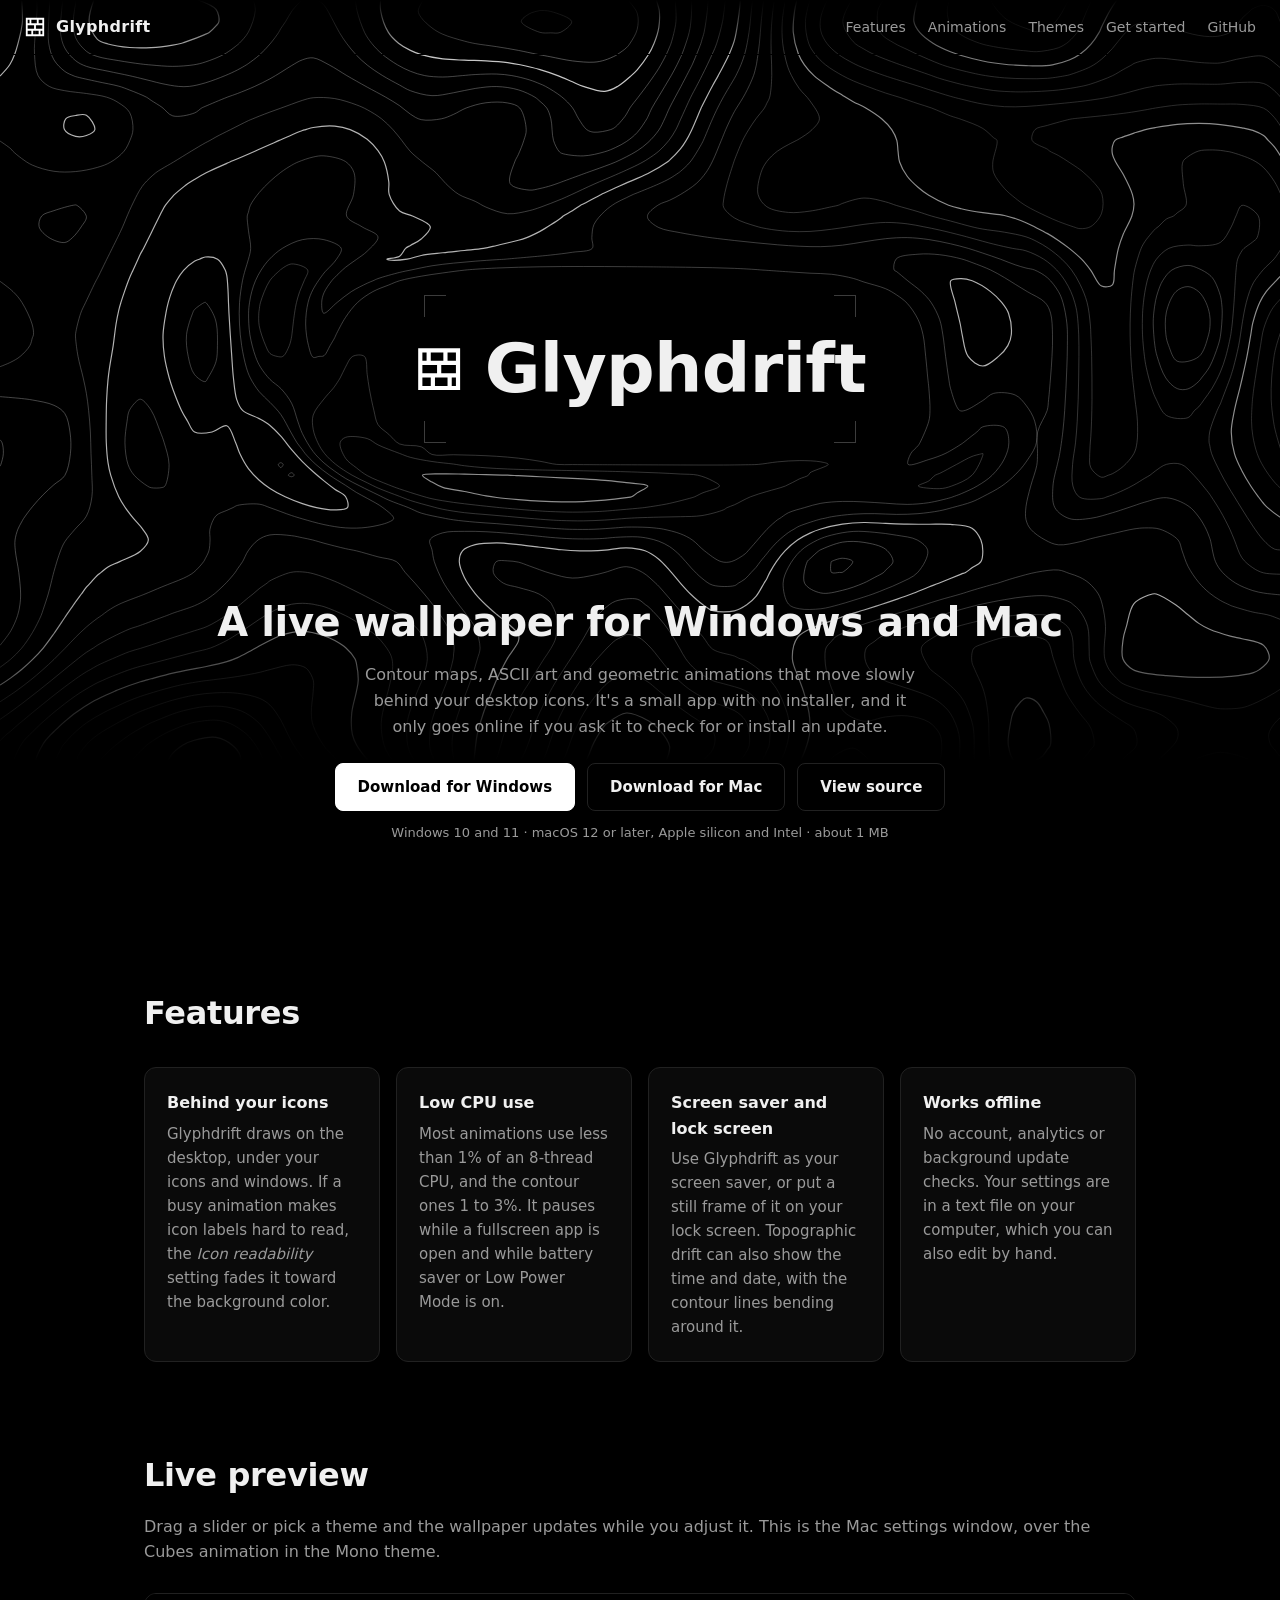
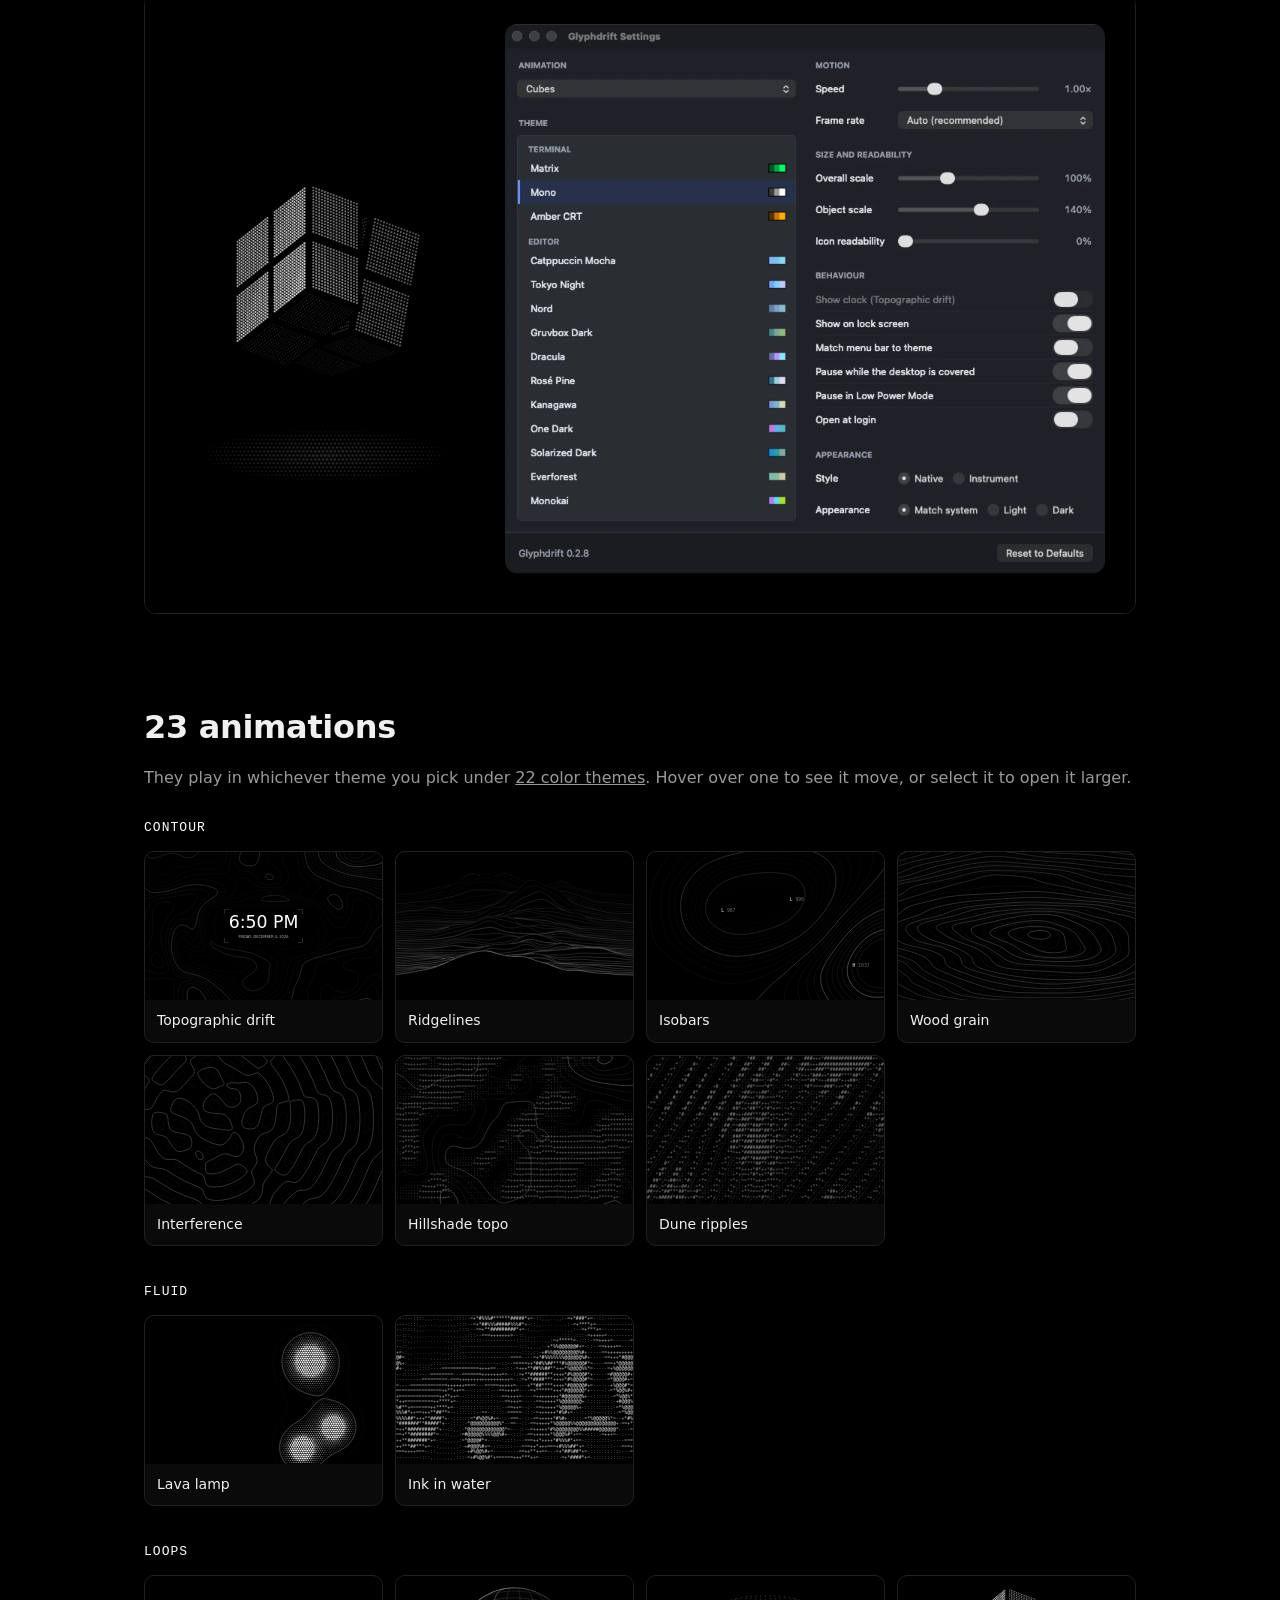
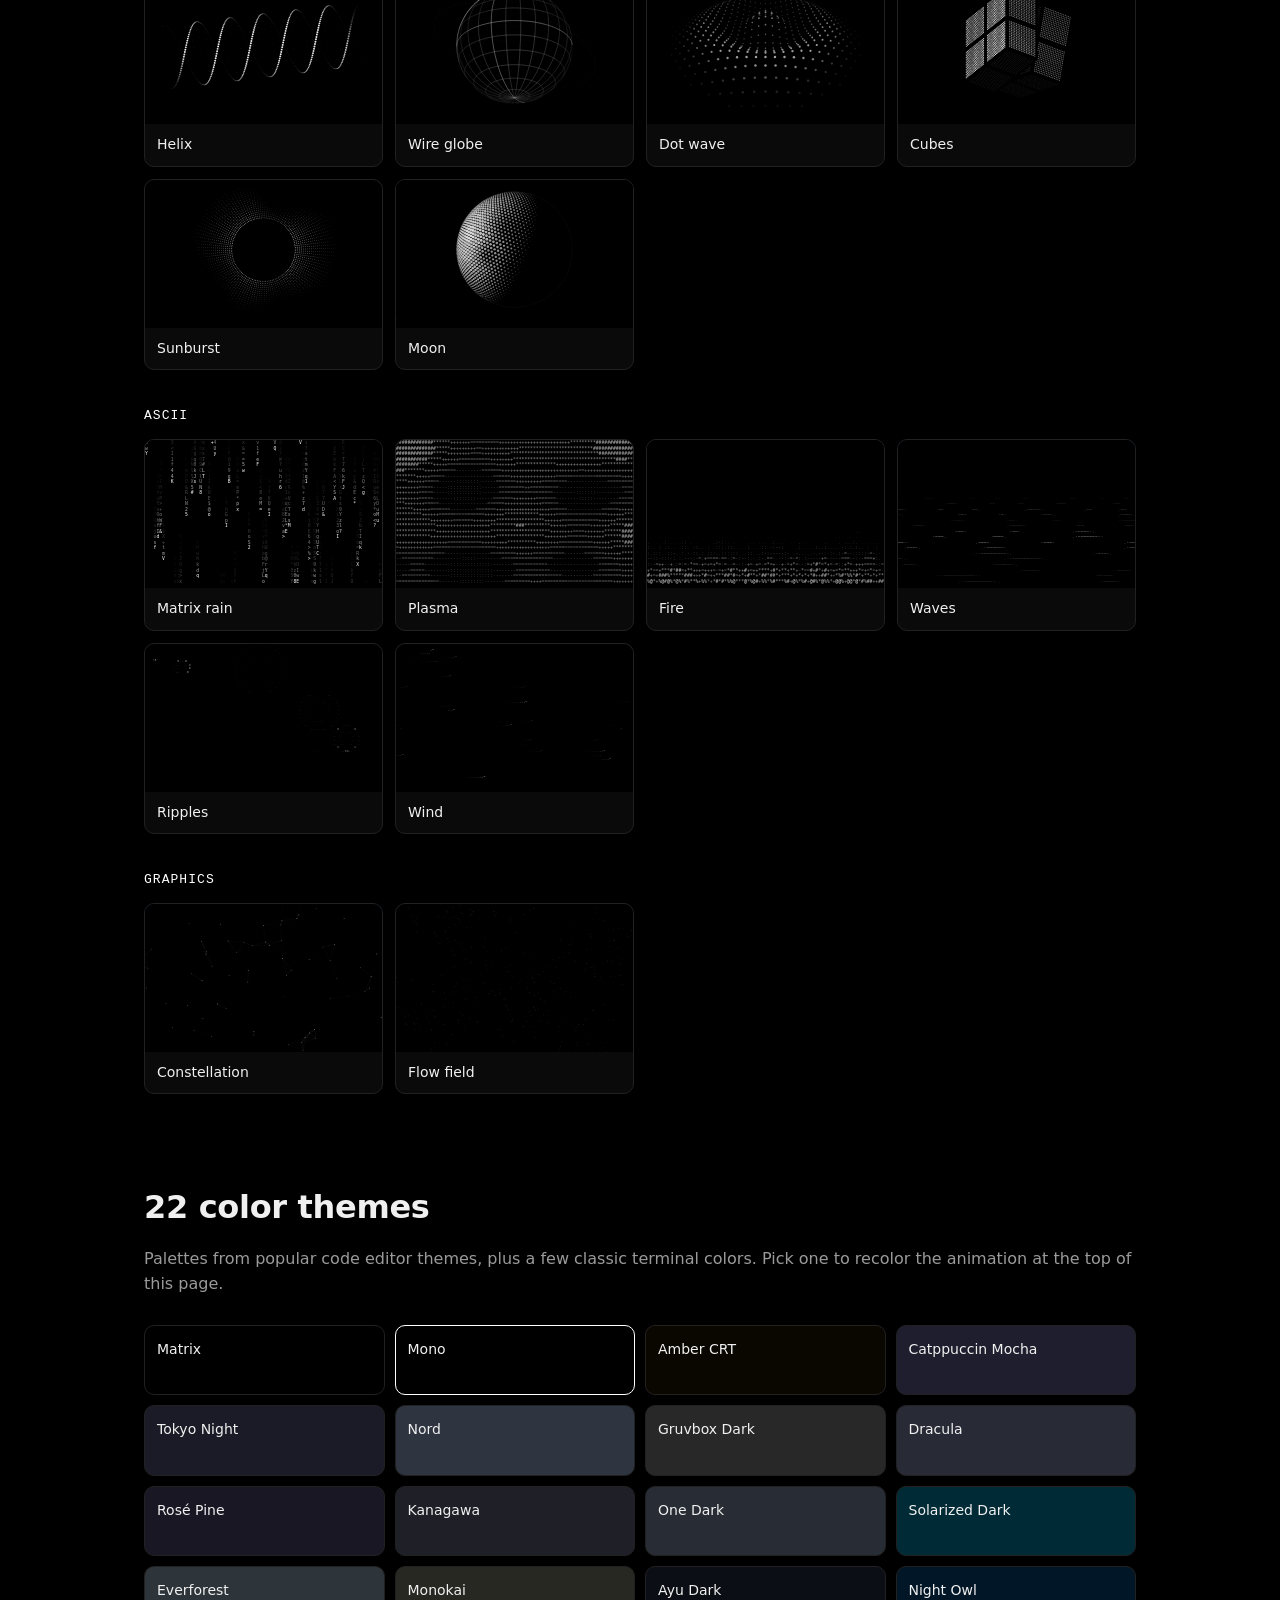
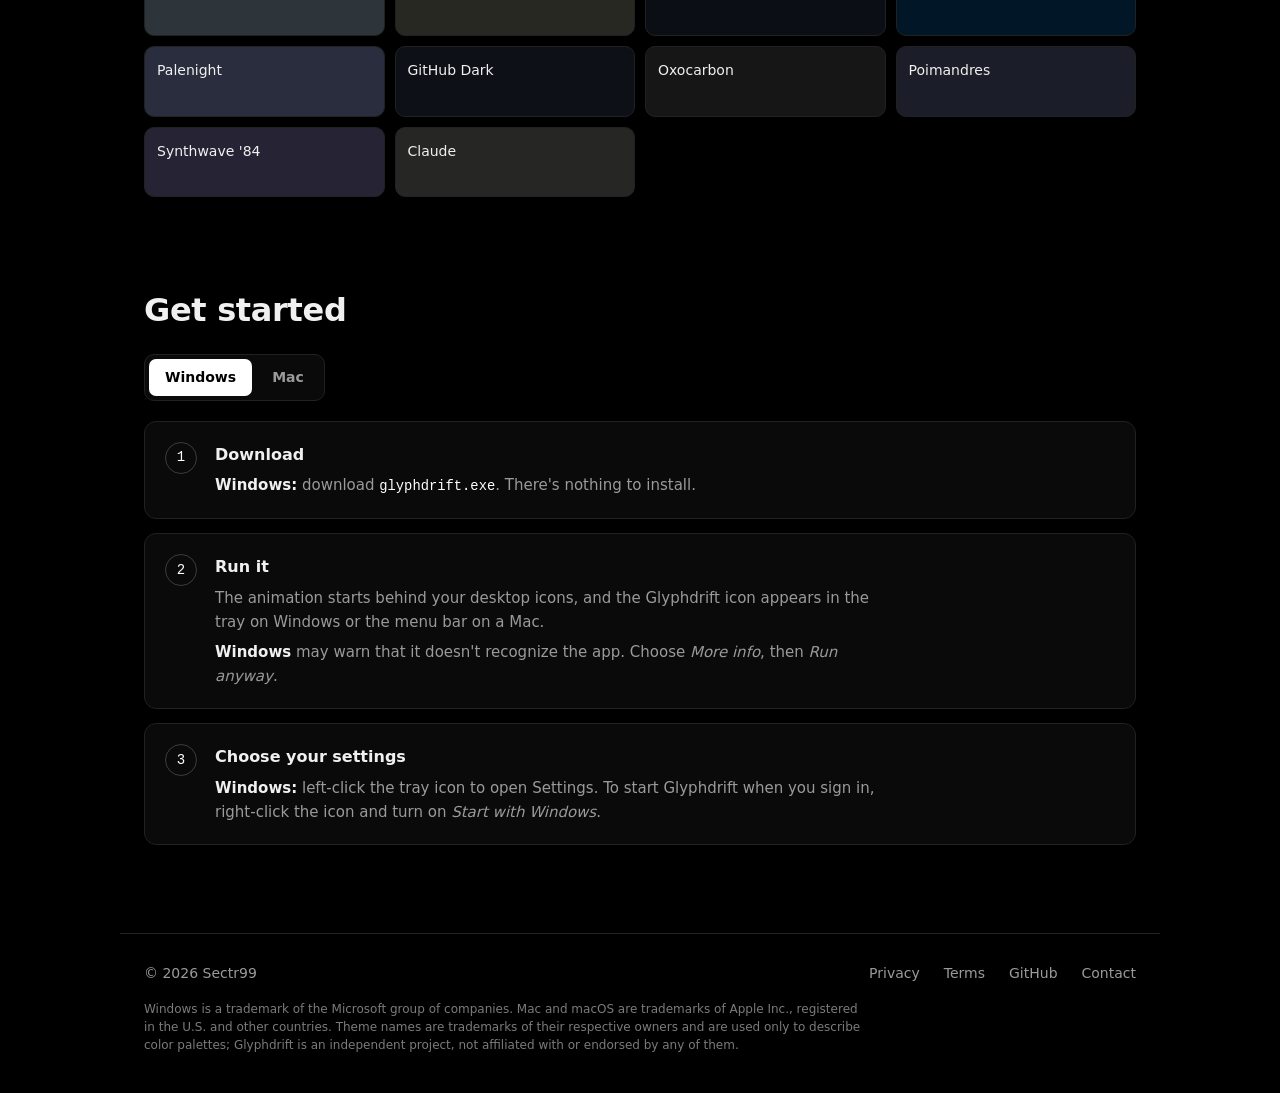
<file: site/index.html>
<!doctype html>
<html lang="en">
<head>
  <meta charset="utf-8">
  <meta name="viewport" content="width=device-width, initial-scale=1">
  <title>Glyphdrift</title>
  <meta name="description" content="A live wallpaper for Windows and macOS: contour maps, ASCII art and geometric animations that move slowly behind your desktop icons.">
  <meta name="theme-color" content="#000000">
  <meta property="og:title" content="Glyphdrift">
  <meta property="og:description" content="A live wallpaper for Windows and macOS. A small app with no installer that stays offline.">
  <link rel="icon" href="icon.svg" type="image/svg+xml">
  <link rel="stylesheet" href="style.css">
</head>
<body>
  <header class="nav">
    <a class="brand" href="#top" aria-label="Glyphdrift home">
      <img src="icon.svg" alt="" width="22" height="22">
      <span>Glyphdrift</span>
    </a>
    <nav>
      <a href="#features">Features</a>
      <a href="#animations">Animations</a>
      <a href="#themes">Themes</a>
      <a href="#start">Get started</a>
      <a href="https://github.com/Sectr99/GlyphDrift">GitHub</a>
    </nav>
  </header>

  <main id="top">
    <section class="hero" aria-label="Glyphdrift">
      <canvas id="terrain" aria-hidden="true"></canvas>
      <div class="mark">
        <span class="corner tl"></span><span class="corner tr"></span>
        <span class="corner bl"></span><span class="corner br"></span>
        <svg class="logo" aria-hidden="true" xmlns="http://www.w3.org/2000/svg" fill="currentColor" viewBox="0 0 24 24"><path d="M22 22H2V2h20v20ZM4 20h4v-4H4v4Zm6 0h6v-4h-6v4Zm8 0h2v-4h-2v4Zm-5-6h7v-4h-7v4Zm-9 0h7v-4H4v4Zm0-6h2V4H4v4Zm4 0h6V4H8v4Zm8 0h4V4h-4v4Z"/></svg>
        <p class="wordmark">Glyphdrift</p>
      </div>
      <div class="hero-copy">
        <h1>A live wallpaper for Windows and Mac</h1>
        <p>Contour maps, ASCII art and geometric animations that move slowly behind your
          desktop icons. It's a small app with no installer, and it only goes online if you ask it to check for or install an update.</p>
        <div class="actions" id="downloads">
          <a class="button primary" data-platform="windows" href="https://github.com/Sectr99/GlyphDrift/releases/latest/download/glyphdrift.exe">Download for Windows</a>
          <a class="button" data-platform="mac" href="https://github.com/Sectr99/GlyphDrift/releases/latest/download/Glyphdrift-macos.zip">Download for Mac</a>
          <a class="button" href="https://github.com/Sectr99/GlyphDrift">View source</a>
        </div>
        <p class="fine">Windows 10 and 11 · macOS 12 or later, Apple silicon and Intel · about 1 MB</p>
      </div>
    </section>

    <section id="features" class="section">
      <h2>Features</h2>
      <div class="features">
        <article>
          <h3>Behind your icons</h3>
          <p>Glyphdrift draws on the desktop, under your icons and windows. If a busy animation makes icon labels hard to read, the <em>Icon readability</em> setting fades it toward the background color.</p>
        </article>
        <article>
          <h3>Low CPU use</h3>
          <p>Most animations use less than 1% of an 8-thread CPU, and the contour ones 1 to 3%. It pauses while a fullscreen app is open and while battery saver or Low Power Mode is on.</p>
        </article>
        <article>
          <h3>Screen saver and lock screen</h3>
          <p>Use Glyphdrift as your screen saver, or put a still frame of it on your lock screen. Topographic drift can also show the time and date, with the contour lines bending around it.</p>
        </article>
        <article>
          <h3>Works offline</h3>
          <p>No account, analytics or background update checks. Your settings are in a text file on your computer, which you can also edit by hand.</p>
        </article>
      </div>
    </section>

    <section id="in-use" class="section">
      <h2>Live preview</h2>
      <p class="lede">Drag a slider or pick a theme and the wallpaper updates while you adjust it. This is the Mac settings window, over the Cubes animation in the Mono theme.</p>
      <figure class="shot">
        <a class="zoom" href="img/in-use.webp" data-single
          data-caption="Cubes in the Mono theme, with the settings window">
          <img src="img/in-use.webp" width="2640" height="1650" loading="lazy" decoding="async"
            alt="The Glyphdrift settings window over the Cubes animation: the animation menu and a theme list with color swatches on the left; sliders for speed, scale and icon readability, frame rate, switches and the window's style and appearance on the right.">
        </a>
      </figure>
    </section>

    <section id="animations" class="section">
      <h2>23 animations</h2>
      <p class="lede">They play in whichever theme you pick under <a href="#themes">22 color themes</a>. Hover over one to see it move, or select it to open it larger.</p>
      <h3 class="group">Contour</h3>
      <ul class="gallery">
        <li><a class="zoom" data-anim="topo" data-zoom="1.5" data-object-zoom="1" href="img/anim-topo-2400.webp" data-srcset="img/anim-topo-1600.webp 1600w, img/anim-topo-2400.webp 2400w"><img src="img/anim-topo.webp" width="800" height="500" loading="lazy" decoding="async" alt="Topographic drift animation in the Mono theme"></a><p>Topographic drift</p></li>
        <li><a class="zoom" data-anim="ridges" data-zoom="1.5" data-object-zoom="1" href="img/anim-ridges-2400.webp" data-srcset="img/anim-ridges-1600.webp 1600w, img/anim-ridges-2400.webp 2400w"><img src="img/anim-ridges.webp" width="800" height="500" loading="lazy" decoding="async" alt="Ridgelines animation in the Everforest theme"></a><p>Ridgelines</p></li>
        <li><a class="zoom" data-anim="isobars" data-zoom="1.5" data-object-zoom="1" href="img/anim-isobars-2400.webp" data-srcset="img/anim-isobars-1600.webp 1600w, img/anim-isobars-2400.webp 2400w"><img src="img/anim-isobars.webp" width="800" height="500" loading="lazy" decoding="async" alt="Isobars animation in the GitHub Dark theme"></a><p>Isobars</p></li>
        <li><a class="zoom" data-anim="wood" data-zoom="1.5" data-object-zoom="1" href="img/anim-wood-2400.webp" data-srcset="img/anim-wood-1600.webp 1600w, img/anim-wood-2400.webp 2400w"><img src="img/anim-wood.webp" width="800" height="500" loading="lazy" decoding="async" alt="Wood grain animation in the Gruvbox Dark theme"></a><p>Wood grain</p></li>
        <li><a class="zoom" data-anim="interference" data-zoom="1.5" data-object-zoom="1" href="img/anim-interference-2400.webp" data-srcset="img/anim-interference-1600.webp 1600w, img/anim-interference-2400.webp 2400w"><img src="img/anim-interference.webp" width="800" height="500" loading="lazy" decoding="async" alt="Interference animation in the Oxocarbon theme"></a><p>Interference</p></li>
        <li><a class="zoom" data-anim="hillshade" data-zoom="1.5" data-object-zoom="1" href="img/anim-hillshade-2400.webp" data-srcset="img/anim-hillshade-1600.webp 1600w, img/anim-hillshade-2400.webp 2400w"><img src="img/anim-hillshade.webp" width="800" height="500" loading="lazy" decoding="async" alt="Hillshade topo animation in the Solarized Dark theme"></a><p>Hillshade topo</p></li>
        <li><a class="zoom" data-anim="dunes" data-zoom="1.5" data-object-zoom="1" href="img/anim-dunes-2400.webp" data-srcset="img/anim-dunes-1600.webp 1600w, img/anim-dunes-2400.webp 2400w"><img src="img/anim-dunes.webp" width="800" height="500" loading="lazy" decoding="async" alt="Dune ripples animation in the Ayu Dark theme"></a><p>Dune ripples</p></li>
      </ul>
      <h3 class="group">Fluid</h3>
      <ul class="gallery">
        <li><a class="zoom" data-anim="lava" data-zoom="1.5" data-object-zoom="1" href="img/anim-lava-2400.webp" data-srcset="img/anim-lava-1600.webp 1600w, img/anim-lava-2400.webp 2400w"><img src="img/anim-lava.webp" width="800" height="500" loading="lazy" decoding="async" alt="Lava lamp animation in the Synthwave &#x27;84 theme"></a><p>Lava lamp</p></li>
        <li><a class="zoom" data-anim="ink" data-zoom="1.5" data-object-zoom="1" href="img/anim-ink-2400.webp" data-srcset="img/anim-ink-1600.webp 1600w, img/anim-ink-2400.webp 2400w"><img src="img/anim-ink.webp" width="800" height="500" loading="lazy" decoding="async" alt="Ink in water animation in the Poimandres theme"></a><p>Ink in water</p></li>
      </ul>
      <h3 class="group">Loops</h3>
      <ul class="gallery">
        <li><a class="zoom" data-anim="helix" data-zoom="1.5" data-object-zoom="1.3" href="img/anim-helix-2400.webp" data-srcset="img/anim-helix-1600.webp 1600w, img/anim-helix-2400.webp 2400w"><img src="img/anim-helix.webp" width="800" height="500" loading="lazy" decoding="async" alt="Helix animation in the Synthwave &#x27;84 theme"></a><p>Helix</p></li>
        <li><a class="zoom" data-anim="globe" data-zoom="1.5" data-object-zoom="1.3" href="img/anim-globe-2400.webp" data-srcset="img/anim-globe-1600.webp 1600w, img/anim-globe-2400.webp 2400w"><img src="img/anim-globe.webp" width="800" height="500" loading="lazy" decoding="async" alt="Wire globe animation in the Matrix theme"></a><p>Wire globe</p></li>
        <li><a class="zoom" data-anim="dotwave" data-zoom="1.5" data-object-zoom="1.3" href="img/anim-dotwave-2400.webp" data-srcset="img/anim-dotwave-1600.webp 1600w, img/anim-dotwave-2400.webp 2400w"><img src="img/anim-dotwave.webp" width="800" height="500" loading="lazy" decoding="async" alt="Dot wave animation in the Kanagawa theme"></a><p>Dot wave</p></li>
        <li><a class="zoom" data-anim="cubes" data-zoom="1.5" data-object-zoom="1.3" href="img/anim-cubes-2400.webp" data-srcset="img/anim-cubes-1600.webp 1600w, img/anim-cubes-2400.webp 2400w"><img src="img/anim-cubes.webp" width="800" height="500" loading="lazy" decoding="async" alt="Cubes animation in the Gruvbox Dark theme"></a><p>Cubes</p></li>
        <li><a class="zoom" data-anim="sunburst" data-zoom="1.5" data-object-zoom="1.3" href="img/anim-sunburst-2400.webp" data-srcset="img/anim-sunburst-1600.webp 1600w, img/anim-sunburst-2400.webp 2400w"><img src="img/anim-sunburst.webp" width="800" height="500" loading="lazy" decoding="async" alt="Sunburst animation in the Claude theme"></a><p>Sunburst</p></li>
        <li><a class="zoom" data-anim="moon" data-zoom="1.5" data-object-zoom="1.3" href="img/anim-moon-2400.webp" data-srcset="img/anim-moon-1600.webp 1600w, img/anim-moon-2400.webp 2400w"><img src="img/anim-moon.webp" width="800" height="500" loading="lazy" decoding="async" alt="Moon animation in the Mono theme"></a><p>Moon</p></li>
      </ul>
      <h3 class="group">ASCII</h3>
      <ul class="gallery">
        <li><a class="zoom" data-anim="matrix" data-zoom="1.5" data-object-zoom="1" href="img/anim-matrix-2400.webp" data-srcset="img/anim-matrix-1600.webp 1600w, img/anim-matrix-2400.webp 2400w"><img src="img/anim-matrix.webp" width="800" height="500" loading="lazy" decoding="async" alt="Matrix rain animation in the Matrix theme"></a><p>Matrix rain</p></li>
        <li><a class="zoom" data-anim="plasma" data-zoom="1.5" data-object-zoom="1" href="img/anim-plasma-2400.webp" data-srcset="img/anim-plasma-1600.webp 1600w, img/anim-plasma-2400.webp 2400w"><img src="img/anim-plasma.webp" width="800" height="500" loading="lazy" decoding="async" alt="Plasma animation in the Synthwave &#x27;84 theme"></a><p>Plasma</p></li>
        <li><a class="zoom" data-anim="fire" data-zoom="1.5" data-object-zoom="1" href="img/anim-fire-2400.webp" data-srcset="img/anim-fire-1600.webp 1600w, img/anim-fire-2400.webp 2400w"><img src="img/anim-fire.webp" width="800" height="500" loading="lazy" decoding="async" alt="Fire animation in the Amber CRT theme"></a><p>Fire</p></li>
        <li><a class="zoom" data-anim="waves" data-zoom="1.5" data-object-zoom="1" href="img/anim-waves-2400.webp" data-srcset="img/anim-waves-1600.webp 1600w, img/anim-waves-2400.webp 2400w"><img src="img/anim-waves.webp" width="800" height="500" loading="lazy" decoding="async" alt="Waves animation in the Night Owl theme"></a><p>Waves</p></li>
        <li><a class="zoom" data-anim="ripples" data-zoom="1" data-object-zoom="1" href="img/anim-ripples-2400.webp" data-srcset="img/anim-ripples-1600.webp 1600w, img/anim-ripples-2400.webp 2400w"><img src="img/anim-ripples.webp" width="800" height="500" loading="lazy" decoding="async" alt="Ripples animation in the Catppuccin Mocha theme"></a><p>Ripples</p></li>
        <li><a class="zoom" data-anim="wind" data-zoom="1" data-object-zoom="1" href="img/anim-wind-2400.webp" data-srcset="img/anim-wind-1600.webp 1600w, img/anim-wind-2400.webp 2400w"><img src="img/anim-wind.webp" width="800" height="500" loading="lazy" decoding="async" alt="Wind animation in the Synthwave &#x27;84 theme"></a><p>Wind</p></li>
      </ul>
      <h3 class="group">Graphics</h3>
      <ul class="gallery">
        <li><a class="zoom" data-anim="constellation" data-zoom="1.5" data-object-zoom="1" href="img/anim-constellation-2400.webp" data-srcset="img/anim-constellation-1600.webp 1600w, img/anim-constellation-2400.webp 2400w"><img src="img/anim-constellation.webp" width="800" height="500" loading="lazy" decoding="async" alt="Constellation animation in the Night Owl theme"></a><p>Constellation</p></li>
        <li><a class="zoom" data-anim="flow" data-zoom="1" data-object-zoom="1" href="img/anim-flow-2400.webp" data-srcset="img/anim-flow-1600.webp 1600w, img/anim-flow-2400.webp 2400w"><img src="img/anim-flow.webp" width="800" height="500" loading="lazy" decoding="async" alt="Flow field animation in the Poimandres theme"></a><p>Flow field</p></li>
      </ul>
    </section>

    <section id="themes" class="section">
      <h2>22 color themes</h2>
      <p class="lede">Palettes from popular code editor themes, plus a few classic terminal colors. Pick one to recolor the animation at the top of this page.</p>
      <div id="swatches" class="swatches"></div>
    </section>

    <section id="start" class="section">
      <h2>Get started</h2>
      <!-- Shown by main.js; without it, both platforms' steps show. -->
      <div class="platforms" role="group" aria-label="Show steps for" hidden>
        <button type="button" data-show="windows" aria-pressed="true">Windows</button>
        <button type="button" data-show="mac" aria-pressed="false">Mac</button>
      </div>
      <ol class="steps">
        <li><span>1</span><div><h3>Download</h3>
          <p data-platform="windows"><strong>Windows:</strong> download <code>glyphdrift.exe</code>. There's nothing to install.</p>
          <p data-platform="mac"><strong>Mac:</strong> download <code>Glyphdrift-macos.zip</code>, open it, and move <em>Glyphdrift</em> to your Applications folder.</p></div></li>
        <li><span>2</span><div><h3>Run it</h3>
          <p>The animation starts behind your desktop icons, and the Glyphdrift icon appears in the tray on Windows or the menu bar on a Mac.</p>
          <p data-platform="windows"><strong>Windows</strong> may warn that it doesn't recognize the app. Choose <em>More info</em>, then <em>Run anyway</em>.</p>
          <p data-platform="mac"><strong>macOS</strong> blocks the first launch because the app isn't notarized yet. Open <em>System Settings</em> › <em>Privacy &amp; Security</em>, scroll down and click <em>Open Anyway</em>.</p></div></li>
        <li><span>3</span><div><h3>Choose your settings</h3>
          <p data-platform="windows"><strong>Windows:</strong> left-click the tray icon to open Settings. To start Glyphdrift when you sign in, right-click the icon and turn on <em>Start with Windows</em>.</p>
          <p data-platform="mac"><strong>Mac:</strong> click the menu bar icon for Settings and quick options. Turn on <em>Open at Login</em> to start Glyphdrift when you log in.</p></div></li>
      </ol>
    </section>
    <!-- Larger image viewer, opened from the screenshots (main.js). -->
    <dialog id="viewer" class="viewer" aria-labelledby="viewer-caption" tabindex="-1">
      <figure>
        <div class="viewer-frame"><img alt="" decoding="async"></div>
        <figcaption id="viewer-caption"></figcaption>
      </figure>
      <button class="viewer-button viewer-close" type="button" aria-label="Close">
        <svg viewBox="0 0 24 24" aria-hidden="true"><path d="M6 6l12 12M18 6L6 18"/></svg>
      </button>
      <button class="viewer-button viewer-prev" type="button" aria-label="Previous animation">
        <svg viewBox="0 0 24 24" aria-hidden="true"><path d="M15 5l-7 7 7 7"/></svg>
      </button>
      <button class="viewer-button viewer-next" type="button" aria-label="Next animation">
        <svg viewBox="0 0 24 24" aria-hidden="true"><path d="M9 5l7 7-7 7"/></svg>
      </button>
    </dialog>
  </main>

  <footer class="footer">
    <div class="footer-links">
      <span>© 2026 Sectr99</span>
      <a href="privacy.html">Privacy</a>
      <a href="terms.html">Terms</a>
      <a href="https://github.com/Sectr99/GlyphDrift">GitHub</a>
      <a href="https://github.com/Sectr99/GlyphDrift/issues">Contact</a>
    </div>
    <p class="trademarks">Windows is a trademark of the Microsoft group of companies. Mac and macOS are trademarks of Apple Inc., registered in the U.S. and other countries. Theme names are
      trademarks of their respective owners and are used only to describe color palettes; Glyphdrift
      is an independent project, not affiliated with or endorsed by any of them.</p>
  </footer>

  <script src="main.js"></script>
</body>
</html>
</file>
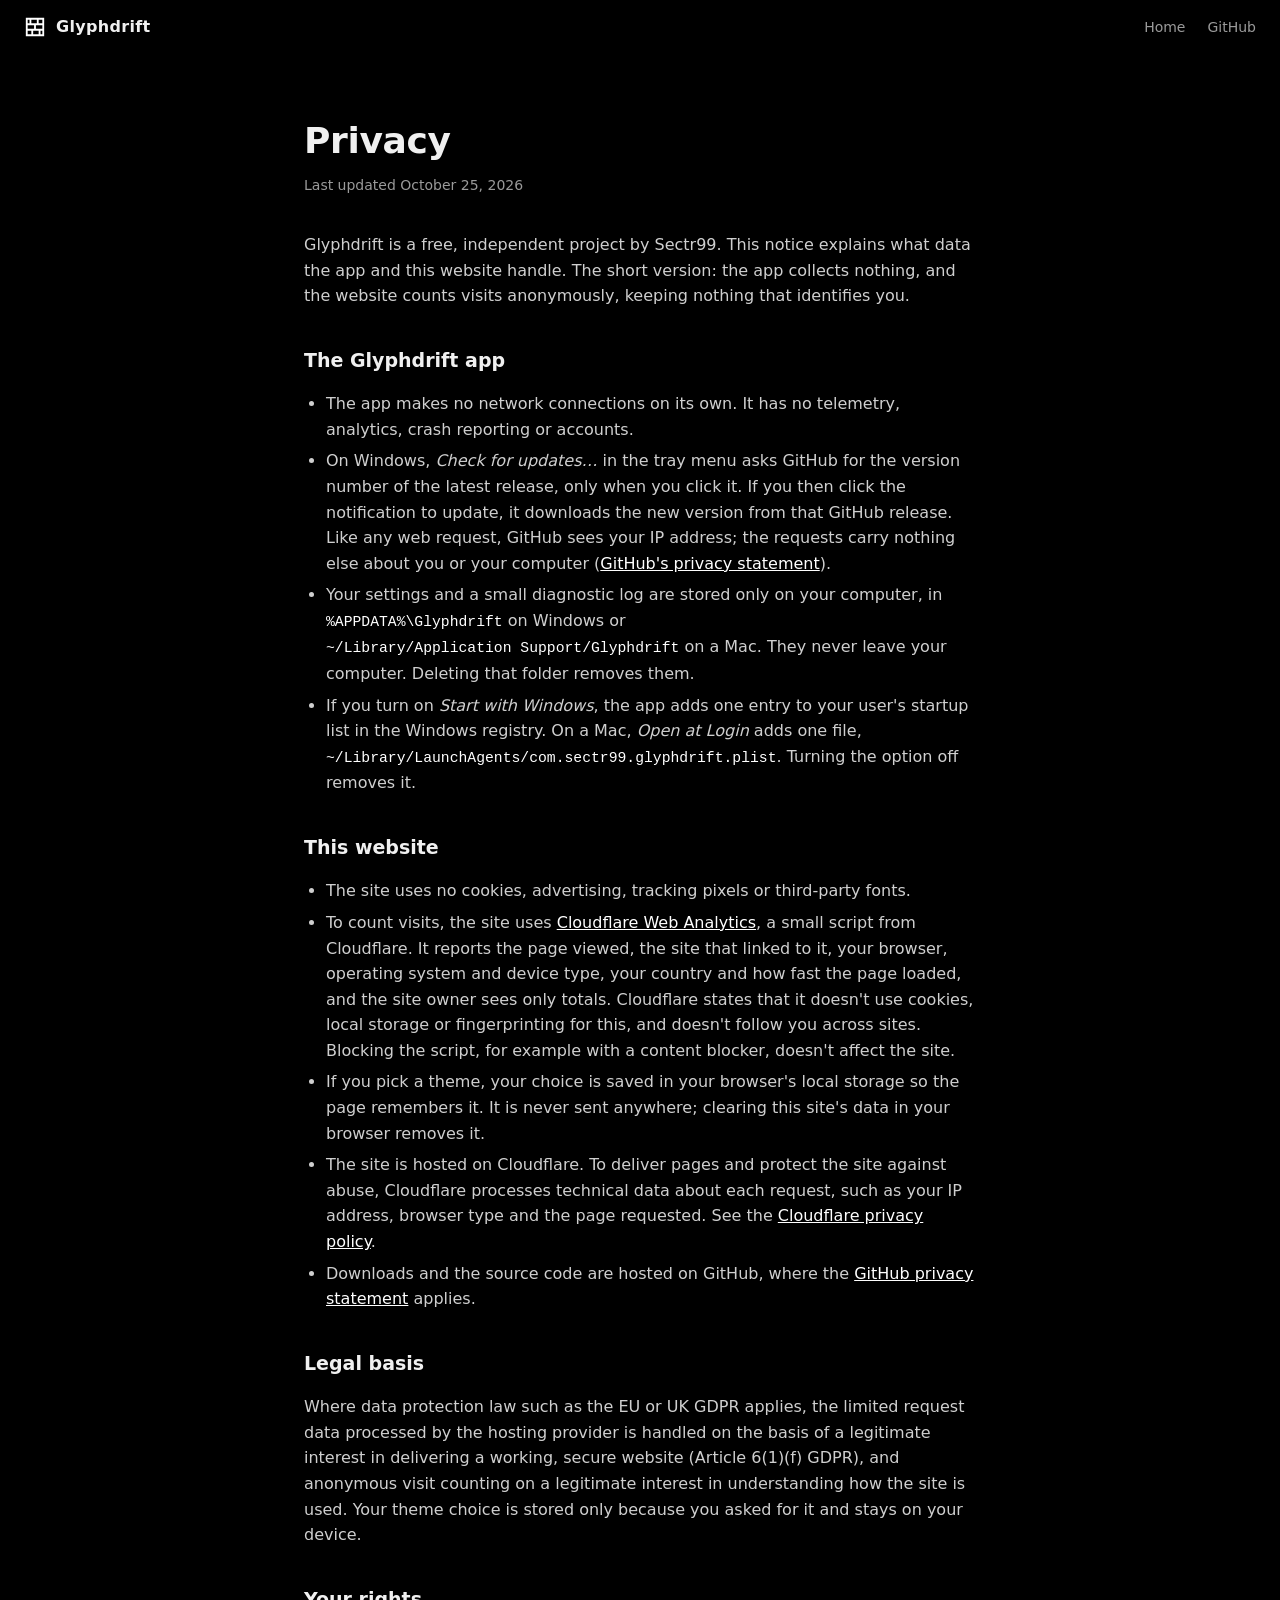
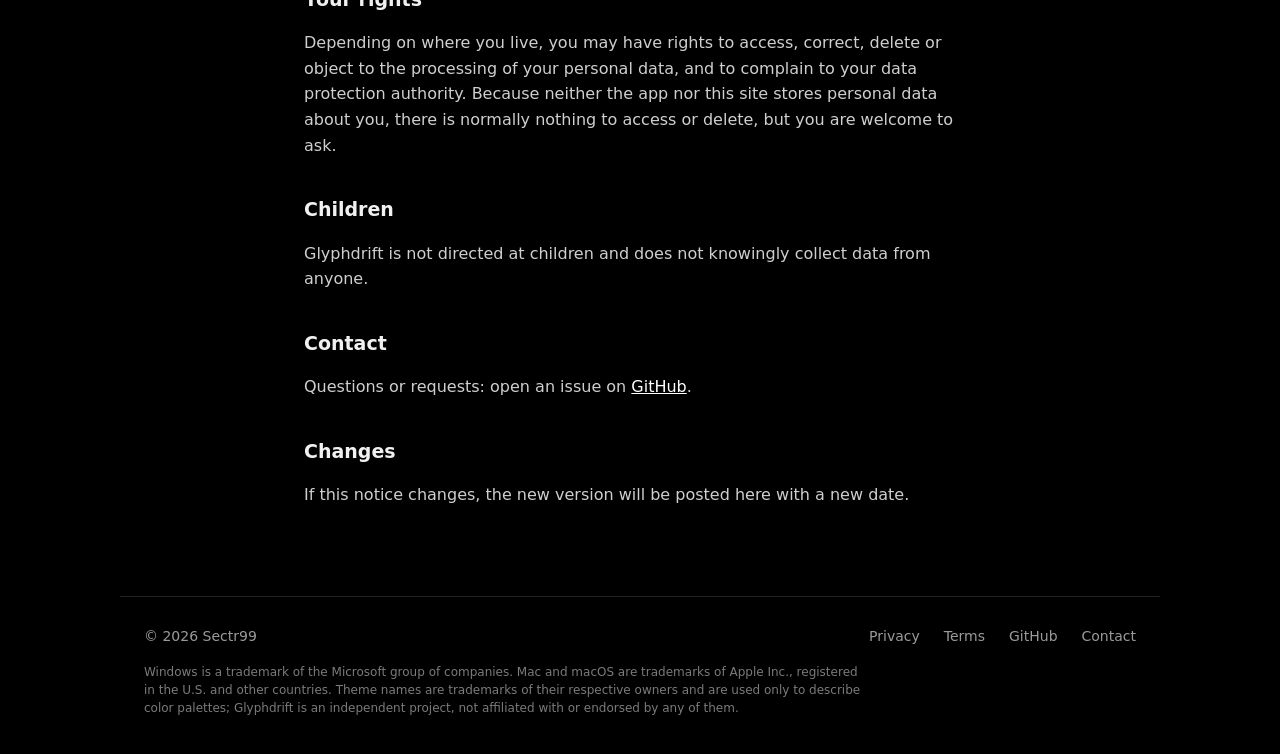
<file: site/privacy.html>
<!doctype html>
<html lang="en">
<head>
  <meta charset="utf-8">
  <meta name="viewport" content="width=device-width, initial-scale=1">
  <title>Privacy · Glyphdrift</title>
  <meta name="description" content="How the Glyphdrift app and website handle data: the app collects nothing.">
  <meta name="theme-color" content="#000000">
  <link rel="icon" href="icon.svg" type="image/svg+xml">
  <link rel="stylesheet" href="style.css">
</head>
<body>
  <header class="nav">
    <a class="brand" href="./" aria-label="Glyphdrift home">
      <img src="icon.svg" alt="" width="22" height="22">
      <span>Glyphdrift</span>
    </a>
    <nav>
      <a href="./">Home</a>
      <a href="https://github.com/Sectr99/GlyphDrift">GitHub</a>
    </nav>
  </header>

  <main class="legal">
    <h1>Privacy</h1>
    <p class="updated">Last updated October 25, 2026</p>

    <p>Glyphdrift is a free, independent project by Sectr99. This notice explains what data the app
      and this website handle. The short version: the app collects nothing, and the website counts
      visits anonymously, keeping nothing that identifies you.</p>

    <h2>The Glyphdrift app</h2>
    <ul>
      <li>The app makes no network connections on its own. It has no telemetry, analytics, crash
        reporting or accounts.</li>
      <li>On Windows, <em>Check for updates…</em> in the tray menu asks GitHub for the version number
        of the latest release, only when you click it. If you then click the notification to
        update, it downloads the new version from that GitHub release. Like any web request,
        GitHub sees your IP address; the requests carry nothing else about you or your computer
        (<a href="https://docs.github.com/en/site-policy/privacy-policies/github-general-privacy-statement">GitHub's
        privacy statement</a>).</li>
      <li>Your settings and a small diagnostic log are stored only on your computer, in
        <code>%APPDATA%\Glyphdrift</code> on Windows or
        <code>~/Library/Application Support/Glyphdrift</code> on a Mac. They never leave your
        computer. Deleting that folder removes them.</li>
      <li>If you turn on <em>Start with Windows</em>, the app adds one entry to your user's startup
        list in the Windows registry. On a Mac, <em>Open at Login</em> adds one file,
        <code>~/Library/LaunchAgents/com.sectr99.glyphdrift.plist</code>. Turning the option off
        removes it.</li>
    </ul>

    <h2>This website</h2>
    <ul>
      <li>The site uses no cookies, advertising, tracking pixels or third-party fonts.</li>
      <li>To count visits, the site uses
        <a href="https://www.cloudflare.com/web-analytics/">Cloudflare Web Analytics</a>, a small
        script from Cloudflare. It reports the page viewed, the site that linked to it, your
        browser, operating system and device type, your country and how fast the page loaded,
        and the site owner sees only totals. Cloudflare states that it doesn't use cookies, local
        storage or fingerprinting for this, and doesn't follow you across sites. Blocking the
        script, for example with a content blocker, doesn't affect the site.</li>
      <li>If you pick a theme, your choice is saved in your browser's local storage so the page
        remembers it. It is never sent anywhere; clearing this site's data in your browser removes
        it.</li>
      <li>The site is hosted on Cloudflare. To deliver pages and protect the site against
        abuse, Cloudflare processes technical data about each request, such as your IP address,
        browser type and the page requested. See the
        <a href="https://www.cloudflare.com/privacypolicy/">Cloudflare privacy policy</a>.</li>
      <li>Downloads and the source code are hosted on GitHub, where the
        <a href="https://docs.github.com/site-policy/privacy-policies/github-general-privacy-statement">GitHub
        privacy statement</a> applies.</li>
    </ul>

    <h2>Legal basis</h2>
    <p>Where data protection law such as the EU or UK GDPR applies, the limited request data
      processed by the hosting provider is handled on the basis of a legitimate interest in
      delivering a working, secure website (Article 6(1)(f) GDPR), and anonymous visit counting
      on a legitimate interest in understanding how the site is used. Your theme choice is stored
      only because you asked for it and stays on your device.</p>

    <h2>Your rights</h2>
    <p>Depending on where you live, you may have rights to access, correct, delete or object to the
      processing of your personal data, and to complain to your data protection authority. Because
      neither the app nor this site stores personal data about you, there is normally nothing to
      access or delete, but you are welcome to ask.</p>

    <h2>Children</h2>
    <p>Glyphdrift is not directed at children and does not knowingly collect data from anyone.</p>

    <h2>Contact</h2>
    <p>Questions or requests: open an issue on
      <a href="https://github.com/Sectr99/GlyphDrift/issues">GitHub</a>.</p>

    <h2>Changes</h2>
    <p>If this notice changes, the new version will be posted here with a new date.</p>
  </main>

  <footer class="footer">
    <div class="footer-links">
      <span>© 2026 Sectr99</span>
      <a href="privacy.html">Privacy</a>
      <a href="terms.html">Terms</a>
      <a href="https://github.com/Sectr99/GlyphDrift">GitHub</a>
      <a href="https://github.com/Sectr99/GlyphDrift/issues">Contact</a>
    </div>
    <p class="trademarks">Windows is a trademark of the Microsoft group of companies. Mac and macOS are trademarks of Apple Inc., registered in the U.S. and other countries. Theme names are
      trademarks of their respective owners and are used only to describe color palettes; Glyphdrift
      is an independent project, not affiliated with or endorsed by any of them.</p>
  </footer>
</body>
</html>
</file>
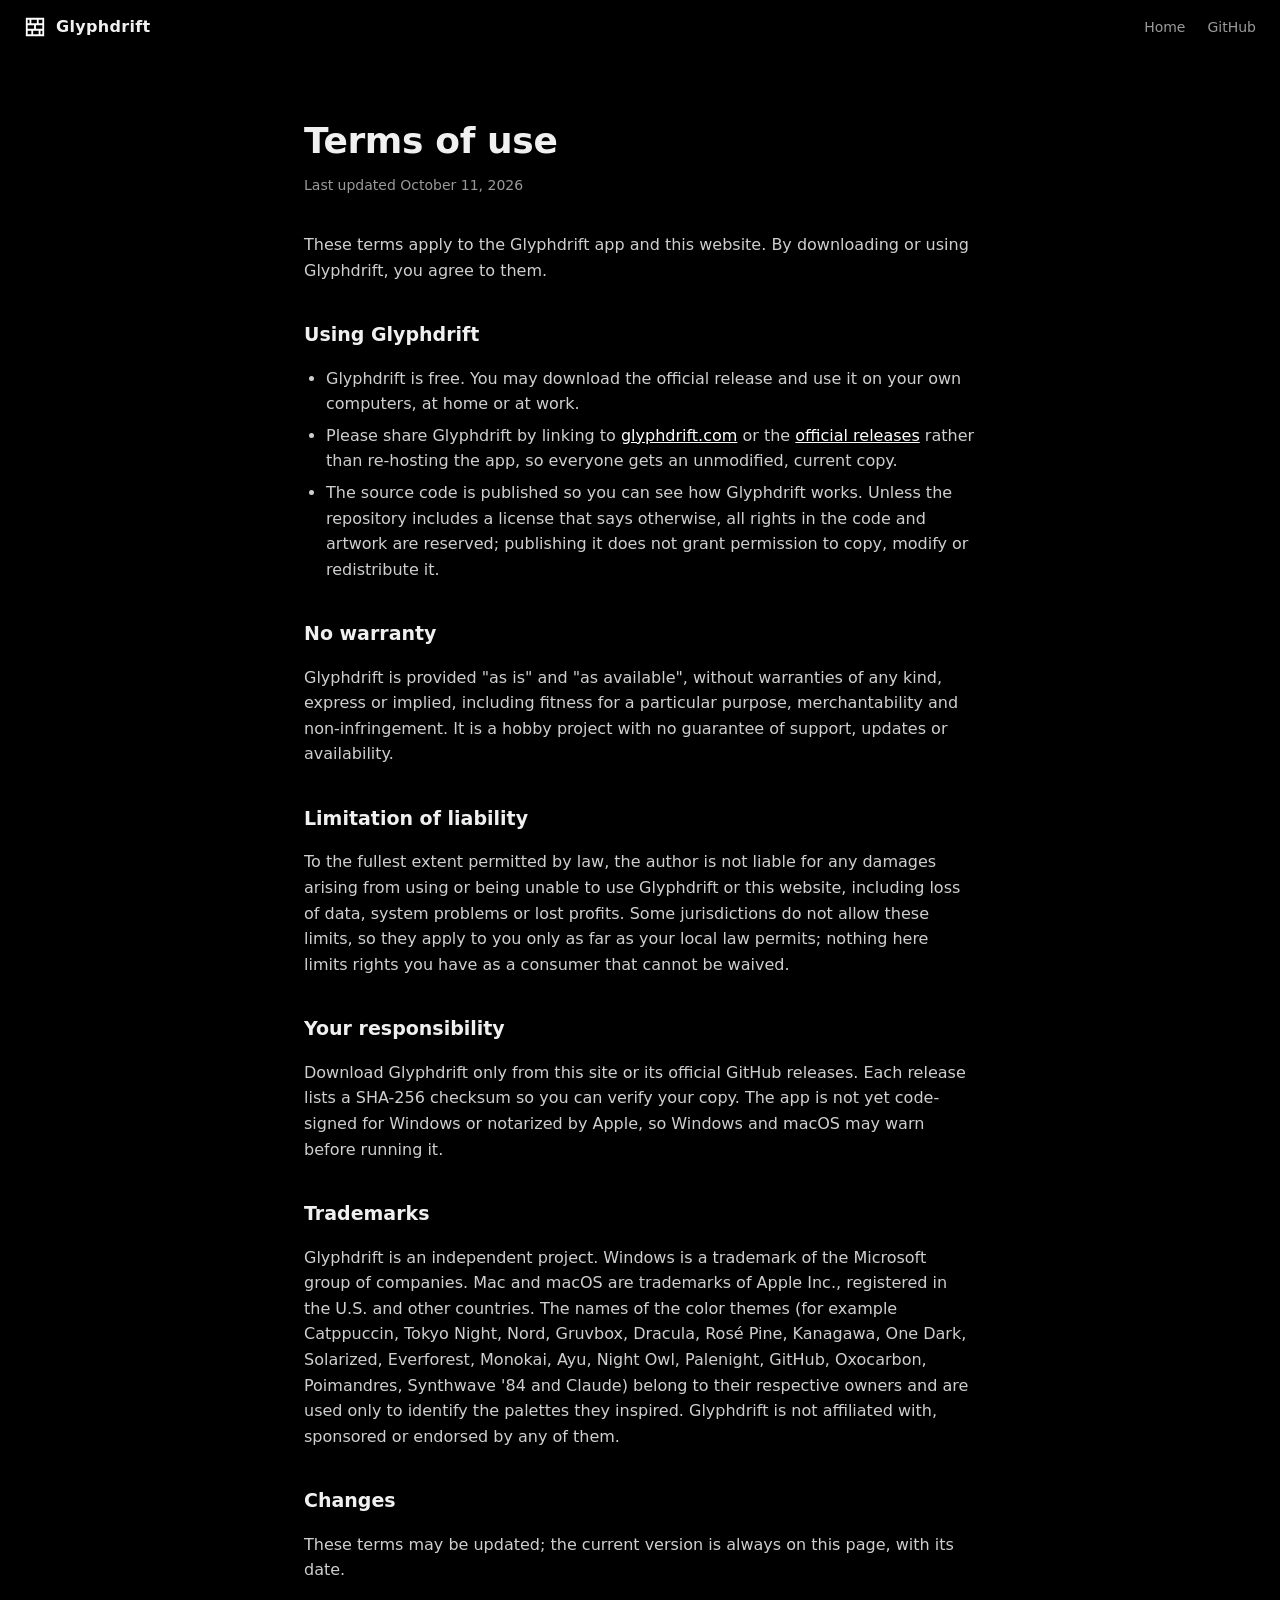
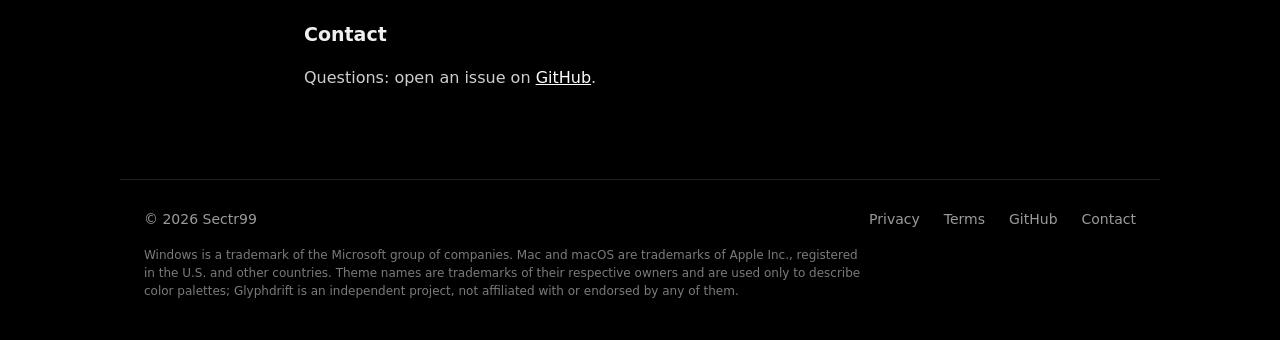
<file: site/terms.html>
<!doctype html>
<html lang="en">
<head>
  <meta charset="utf-8">
  <meta name="viewport" content="width=device-width, initial-scale=1">
  <title>Terms of use · Glyphdrift</title>
  <meta name="description" content="Terms for using the Glyphdrift app and website.">
  <meta name="theme-color" content="#000000">
  <link rel="icon" href="icon.svg" type="image/svg+xml">
  <link rel="stylesheet" href="style.css">
</head>
<body>
  <header class="nav">
    <a class="brand" href="./" aria-label="Glyphdrift home">
      <img src="icon.svg" alt="" width="22" height="22">
      <span>Glyphdrift</span>
    </a>
    <nav>
      <a href="./">Home</a>
      <a href="https://github.com/Sectr99/GlyphDrift">GitHub</a>
    </nav>
  </header>

  <main class="legal">
    <h1>Terms of use</h1>
    <p class="updated">Last updated October 11, 2026</p>

    <p>These terms apply to the Glyphdrift app and this website. By downloading or using
      Glyphdrift, you agree to them.</p>

    <h2>Using Glyphdrift</h2>
    <ul>
      <li>Glyphdrift is free. You may download the official release and use it on your own
        computers, at home or at work.</li>
      <li>Please share Glyphdrift by linking to <a href="https://glyphdrift.com">glyphdrift.com</a>
        or the <a href="https://github.com/Sectr99/GlyphDrift/releases">official releases</a>
        rather than re-hosting the app, so everyone gets an unmodified, current copy.</li>
      <li>The source code is published so you can see how Glyphdrift works. Unless the repository
        includes a license that says otherwise, all rights in the code and artwork are reserved;
        publishing it does not grant permission to copy, modify or redistribute it.</li>
    </ul>

    <h2>No warranty</h2>
    <p>Glyphdrift is provided "as is" and "as available", without warranties of any kind, express
      or implied, including fitness for a particular purpose, merchantability and
      non-infringement. It is a hobby project with no guarantee of support, updates or
      availability.</p>

    <h2>Limitation of liability</h2>
    <p>To the fullest extent permitted by law, the author is not liable for any damages arising
      from using or being unable to use Glyphdrift or this website, including loss of data, system
      problems or lost profits. Some jurisdictions do not allow these limits, so they apply to you
      only as far as your local law permits; nothing here limits rights you have as a consumer
      that cannot be waived.</p>

    <h2>Your responsibility</h2>
    <p>Download Glyphdrift only from this site or its official GitHub releases. Each release lists
      a SHA-256 checksum so you can verify your copy. The app is not yet code-signed for Windows
      or notarized by Apple, so Windows and macOS may warn before running it.</p>

    <h2>Trademarks</h2>
    <p>Glyphdrift is an independent project. Windows is a trademark of the Microsoft group of
      companies. Mac and macOS are trademarks of Apple Inc., registered in the U.S. and other
      countries. The names of the color themes (for example Catppuccin, Tokyo Night, Nord, Gruvbox,
      Dracula, Rosé Pine, Kanagawa, One Dark, Solarized, Everforest, Monokai, Ayu, Night Owl,
      Palenight, GitHub, Oxocarbon, Poimandres, Synthwave '84 and Claude) belong to their
      respective owners and are used only to identify the palettes they inspired. Glyphdrift is
      not affiliated with, sponsored or endorsed by any of them.</p>

    <h2>Changes</h2>
    <p>These terms may be updated; the current version is always on this page, with its date.</p>

    <h2>Contact</h2>
    <p>Questions: open an issue on <a href="https://github.com/Sectr99/GlyphDrift/issues">GitHub</a>.</p>
  </main>

  <footer class="footer">
    <div class="footer-links">
      <span>© 2026 Sectr99</span>
      <a href="privacy.html">Privacy</a>
      <a href="terms.html">Terms</a>
      <a href="https://github.com/Sectr99/GlyphDrift">GitHub</a>
      <a href="https://github.com/Sectr99/GlyphDrift/issues">Contact</a>
    </div>
    <p class="trademarks">Windows is a trademark of the Microsoft group of companies. Mac and macOS are trademarks of Apple Inc., registered in the U.S. and other countries. Theme names are
      trademarks of their respective owners and are used only to describe color palettes; Glyphdrift
      is an independent project, not affiliated with or endorsed by any of them.</p>
  </footer>
</body>
</html>
</file>
<file: site/style.css>
:root {
  --bg: #000000;
  --surface: #0d0d0d;
  --line: #222222;
  --text: #f0f0f0;
  --muted: #9a9a9a;
  /* Set from the selected theme by main.js. */
  --accent: #ffffff;
  --accent-dim: #3c3c3c;
  --sans: "Segoe UI Variable Display", "Segoe UI", system-ui, -apple-system, sans-serif;
  --mono: "Cascadia Code", Consolas, ui-monospace, monospace;
}

* { box-sizing: border-box; }

html { scroll-behavior: smooth; }
@media (prefers-reduced-motion: reduce) { html { scroll-behavior: auto; } }

body {
  margin: 0;
  background: var(--bg);
  color: var(--text);
  font: 16px/1.6 var(--sans);
  -webkit-font-smoothing: antialiased;
  transition: background-color 0.4s;
}

a { color: inherit; }
code { font-family: var(--mono); font-size: 0.92em; color: var(--accent); white-space: nowrap; }

/* Navigation: stays at the top; clear over the hero, tinted once the page scrolls */
.nav {
  position: fixed;
  inset: 0 0 auto 0;
  z-index: 10;
  display: flex;
  align-items: center;
  justify-content: space-between;
  gap: 16px;
  padding: 14px 24px;
  border-bottom: 1px solid transparent;
  background: linear-gradient(var(--bg), transparent);
  transition: background-color 0.25s, border-color 0.25s;
}
.nav.scrolled {
  background: color-mix(in srgb, var(--bg) 82%, transparent);
  border-bottom-color: var(--line);
  -webkit-backdrop-filter: blur(12px);
  backdrop-filter: blur(12px);
}
[id] { scroll-margin-top: 72px; }
.brand { display: flex; align-items: center; gap: 10px; text-decoration: none; font-weight: 600; letter-spacing: 0.02em; }
.brand img { filter: invert(1); }
.nav nav { display: flex; gap: 22px; font-size: 14px; }
.nav nav a { text-decoration: none; color: var(--muted); transition: color 0.2s; }
.nav nav a:hover { color: var(--text); }

/* Hero */
.hero {
  position: relative;
  min-height: 100svh;
  display: grid;
  place-items: center;
  overflow: hidden;
}
#terrain { position: absolute; inset: 0; width: 100%; height: 100%; }

.mark {
  position: relative;
  /* Matches the box the terrain warps around (see main.js). */
  width: min(540px, calc(100vw - 32px));
  height: min(190px, calc((100vw - 32px) * 0.36));
  display: grid;
  place-content: center;
  text-align: center;
  margin-bottom: 18vh;
}
.corner { position: absolute; width: 22px; height: 22px; border-color: var(--accent-dim); border-style: solid; border-width: 0; }
.tl { left: 10%; top: 11%; border-left-width: 1.5px; border-top-width: 1.5px; }
.tr { right: 10%; top: 11%; border-right-width: 1.5px; border-top-width: 1.5px; }
.bl { left: 10%; bottom: 11%; border-left-width: 1.5px; border-bottom-width: 1.5px; }
.br { right: 10%; bottom: 11%; border-right-width: 1.5px; border-bottom-width: 1.5px; }
.mark { grid-auto-flow: column; align-items: center; gap: 0.3em; font-size: clamp(34px, 8vw, 68px); }
/* Sized in em so the logo stays as tall as the wordmark's capitals at every width. */
.logo { width: 0.74em; height: auto; color: var(--accent); }
.wordmark { margin: 0; font-weight: 600; font-size: 1em; line-height: 1; letter-spacing: -0.01em; }

.hero-copy {
  position: absolute;
  inset: auto 0 0 0;
  padding: 0 24px 56px;
  text-align: center;
  background: linear-gradient(transparent, var(--bg) 55%);
}
.hero-copy h1 { margin: 0 0 8px; font-size: clamp(26px, 4vw, 40px); font-weight: 600; letter-spacing: -0.01em; }
.hero-copy p { margin: 0 auto; max-width: 560px; color: var(--muted); }
.actions { display: flex; flex-wrap: wrap; justify-content: center; gap: 12px; margin: 24px 0 12px; }
.button {
  display: inline-block;
  padding: 11px 22px;
  border: 1px solid var(--line);
  border-radius: 8px;
  text-decoration: none;
  font-weight: 600;
  font-size: 15px;
  transition: border-color 0.2s, background-color 0.2s, color 0.2s;
}
.button:hover { border-color: var(--muted); }
.button.primary { background: var(--accent); border-color: var(--accent); color: var(--bg); }
.button.primary:hover { filter: brightness(1.1); }
.button:focus-visible, .swatch:focus-visible, .nav a:focus-visible { outline: 2px solid var(--accent); outline-offset: 3px; }
.fine { font-size: 13px; }

/* Sections */
.section { max-width: 1040px; margin: 0 auto; padding: 88px 24px 0; }
.section h2 { margin: 0 0 28px; font-size: clamp(24px, 3vw, 32px); font-weight: 600; letter-spacing: -0.01em; }
.lede { margin: -16px 0 28px; color: var(--muted); }
h3 { margin: 0 0 6px; font-size: 16px; font-weight: 600; }

.features { display: grid; grid-template-columns: repeat(auto-fit, minmax(220px, 1fr)); gap: 16px; }
.features article { padding: 22px; border: 1px solid var(--line); border-radius: 12px; background: var(--surface); }
.features p, .steps p { margin: 0; color: var(--muted); font-size: 15px; }
.steps p { max-width: 70ch; }
.steps p + p { margin-top: 6px; }
.steps strong { color: var(--text); font-weight: 600; }

/* Screenshots: drawn by the app itself (glyphdrift --screenshots) */
.shot { margin: 0; border: 1px solid var(--line); border-radius: 12px; overflow: hidden; background: #000; }
.shot img { display: block; width: 100%; height: auto; }
.group { margin: 36px 0 12px; font-family: var(--mono); font-weight: 400; font-size: 13px; letter-spacing: 0.08em; text-transform: uppercase; color: var(--accent); }
.group:first-of-type { margin-top: 0; }
.gallery { list-style: none; margin: 0; padding: 0; display: grid; grid-template-columns: repeat(auto-fill, minmax(230px, 1fr)); gap: 12px; }
.gallery li { border: 1px solid var(--line); border-radius: 10px; overflow: hidden; background: var(--surface); transition: border-color 0.2s, transform 0.2s; }
.gallery img { display: block; width: 100%; height: auto; aspect-ratio: 16 / 10; background: #000; }
.gallery p { margin: 0; padding: 9px 12px 10px; font-size: 14px; }
.zoom { position: relative; display: block; cursor: zoom-in; }
/* Live previews (live.js), over the still images, which show until the first frame. */
canvas.live { position: absolute; inset: 0; width: 100%; height: 100%; opacity: 0; transition: opacity 0.3s; pointer-events: none; }
canvas.live.on { opacity: 1; }
.zoom:focus-visible { outline: 2px solid var(--accent); outline-offset: -2px; }
.gallery li:has(.zoom:hover) { border-color: var(--muted); transform: translateY(-2px); }
.gallery li:has(.zoom:focus-visible) { border-color: var(--accent); }

/* Viewer: a modal dialog that fits the image to the screen */
html:has(.viewer[open]) { overflow: hidden; }
.viewer {
  width: 100vw;
  height: 100dvh;
  max-width: none;
  max-height: none;
  margin: 0;
  padding: 0;
  border: 0;
  background: transparent;
  color: var(--text);
}
.viewer::backdrop { background: rgba(0, 0, 0, 0.95); }
.viewer:focus { outline: none; }
.viewer[open] { display: flex; align-items: center; justify-content: center; }
.viewer figure { margin: 0; display: flex; flex-direction: column; align-items: center; gap: 12px; padding: 56px 72px 24px; max-width: 100%; max-height: 100%; }
/* 16:10, as large as fits beside the buttons and above the caption */
.viewer-frame {
  position: relative;
  width: min(100vw - 144px, (100dvh - 128px) * 1.6);
  aspect-ratio: 16 / 10;
  border: 1px solid var(--line);
  border-radius: 10px;
  overflow: hidden;
  background: #000 center / cover no-repeat; /* the card image, until the large one loads */
}
.viewer-frame img { display: block; width: 100%; height: 100%; object-fit: contain; opacity: 0; transition: opacity 0.2s; }
.viewer-frame img.loaded { opacity: 1; }
.viewer figcaption { font-size: 15px; text-align: center; }
.viewer-button {
  position: fixed;
  display: grid;
  place-items: center;
  width: 44px;
  height: 44px;
  padding: 0;
  border: 1px solid var(--line);
  border-radius: 50%;
  background: rgba(13, 13, 13, 0.8);
  color: var(--text);
  cursor: pointer;
  transition: border-color 0.2s;
}
.viewer-button:hover { border-color: var(--muted); }
.viewer-button:focus-visible { outline: 2px solid var(--accent); outline-offset: 2px; }
.viewer-button svg { width: 20px; height: 20px; fill: none; stroke: currentColor; stroke-width: 2; stroke-linecap: round; stroke-linejoin: round; }
.viewer-button[hidden] { display: none; }
.viewer-close { top: 12px; right: 12px; }
.viewer-prev { left: 14px; top: 50%; transform: translateY(-50%); }
.viewer-next { right: 14px; top: 50%; transform: translateY(-50%); }
@media (prefers-reduced-motion: reduce) {
  .viewer-frame img, .gallery li, .swatch, .nav, canvas.live { transition: none; }
  .gallery li:has(.zoom:hover), .swatch:hover { transform: none; }
}

.swatches { display: grid; grid-template-columns: repeat(auto-fill, minmax(200px, 1fr)); gap: 10px; }
.swatch {
  display: flex;
  flex-direction: column;
  gap: 8px;
  padding: 12px;
  border: 1px solid var(--line);
  border-radius: 10px;
  color: #f0f0f0;
  font: inherit;
  font-size: 14px;
  text-align: left;
  cursor: pointer;
  transition: border-color 0.2s, transform 0.2s;
}
.swatch:hover { transform: translateY(-1px); border-color: var(--muted); }
.swatch[aria-pressed="true"] { border-color: var(--accent); }
.swatch .bar { height: 14px; border-radius: 4px; }

.platforms {
  display: inline-flex;
  gap: 4px;
  margin: -12px 0 20px;
  padding: 4px;
  border: 1px solid var(--line);
  border-radius: 10px;
  background: var(--surface);
}
.platforms[hidden] { display: none; }
.platforms button {
  padding: 7px 16px;
  border: 0;
  border-radius: 7px;
  background: transparent;
  color: var(--muted);
  font: inherit;
  font-size: 14px;
  font-weight: 600;
  cursor: pointer;
  transition: background-color 0.2s, color 0.2s;
}
.platforms button:hover { color: var(--text); }
.platforms button[aria-pressed="true"] { background: var(--accent); color: var(--bg); }
.platforms button:focus-visible { outline: 2px solid var(--accent); outline-offset: 2px; }
.steps [data-platform][hidden] { display: none; }
.steps { list-style: none; margin: 0; padding: 0; display: grid; gap: 14px; }
.steps li { display: flex; gap: 18px; padding: 20px; border: 1px solid var(--line); border-radius: 12px; background: var(--surface); }
.steps li > span {
  flex: none;
  width: 32px; height: 32px;
  display: grid; place-items: center;
  border: 1px solid var(--accent-dim);
  border-radius: 50%;
  font-family: var(--mono);
  font-size: 14px;
  color: var(--accent);
}

.footer {
  max-width: 1040px;
  margin: 88px auto 0;
  padding: 28px 24px 40px;
  border-top: 1px solid var(--line);
  color: var(--muted);
  font-size: 14px;
}
.footer-links { display: flex; flex-wrap: wrap; gap: 12px 24px; }
.footer-links span { margin-right: auto; }
.footer a { text-decoration: none; }
.footer a:hover { color: var(--text); }
.trademarks { margin: 16px 0 0; max-width: 720px; font-size: 12px; line-height: 1.5; opacity: 0.8; }

/* Legal pages */
.legal { max-width: 720px; margin: 0 auto; padding: 112px 24px 0; }
.legal h1 { margin: 0 0 4px; font-size: clamp(28px, 4vw, 36px); font-weight: 600; letter-spacing: -0.01em; }
.legal .updated { margin: 0 0 36px; color: var(--muted); font-size: 14px; }
.legal h2 { margin: 36px 0 10px; font-size: 19px; font-weight: 600; }
.legal p, .legal li { color: #cfcfcf; }
.legal ul { padding-left: 22px; }
.legal li + li { margin-top: 6px; }
.legal a { color: var(--accent); }

@media (max-width: 640px) {
  .nav { padding: 12px 16px; }
  .actions { flex-direction: column; align-items: stretch; max-width: 320px; margin-left: auto; margin-right: auto; }
  .actions .button { text-align: center; }
  .nav nav { gap: 14px; }
  .nav nav a:not(:last-child) { display: none; }
  .section { padding: 64px 16px 0; }
  .hero-copy { padding: 0 16px 40px; }
  .mark { margin-bottom: 30vh; }
  .gallery { grid-template-columns: repeat(2, 1fr); gap: 8px; }
  .gallery p { padding: 7px 9px 8px; font-size: 13px; }
  /* Phones: the image spans the width; buttons sit below it, clear of the image. */
  .viewer figure { padding: 64px 12px 96px; }
  .viewer-frame { width: min(100vw - 24px, (100dvh - 200px) * 1.6); }
  .viewer-prev, .viewer-next { top: auto; bottom: 24px; transform: none; }
  .viewer-prev { left: calc(50% - 56px); }
  .viewer-next { right: calc(50% - 56px); }
  .footer { padding: 24px 16px 32px; }
  .legal { padding: 88px 16px 0; }
}
</file>
